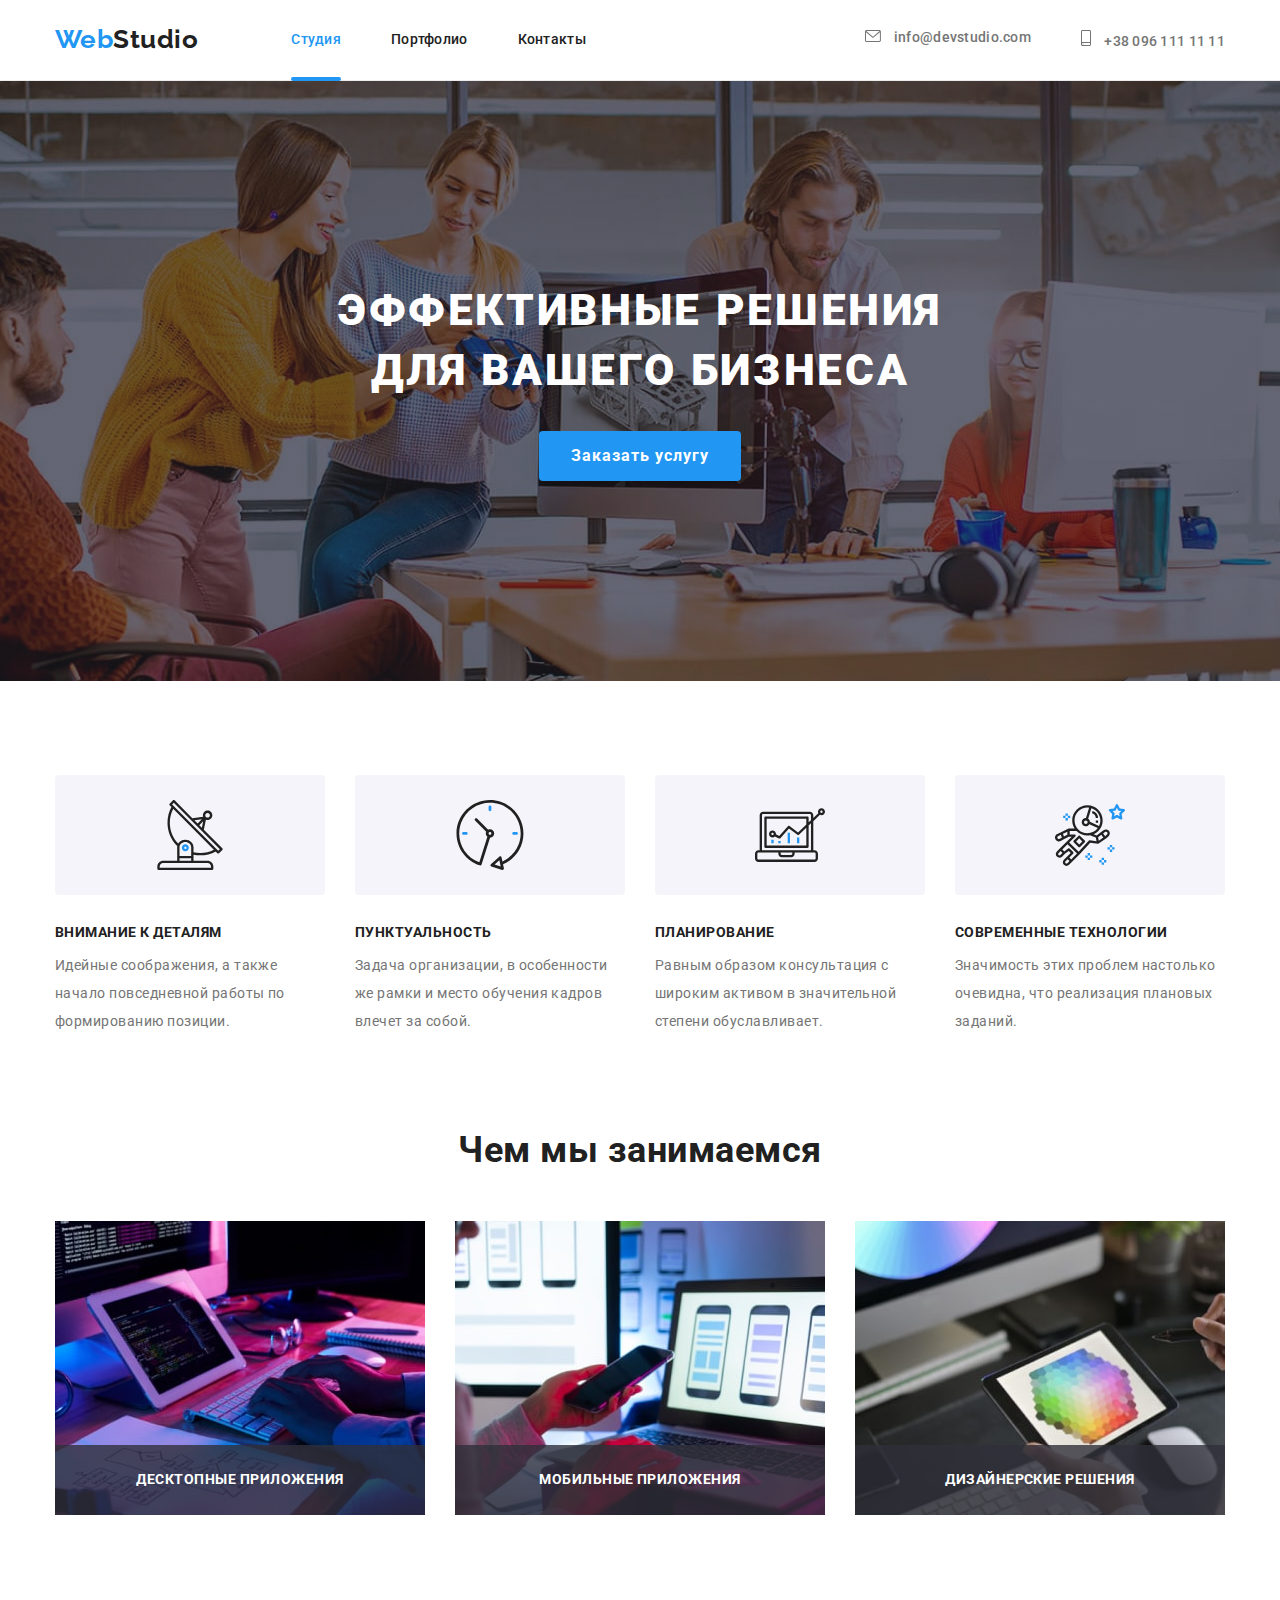
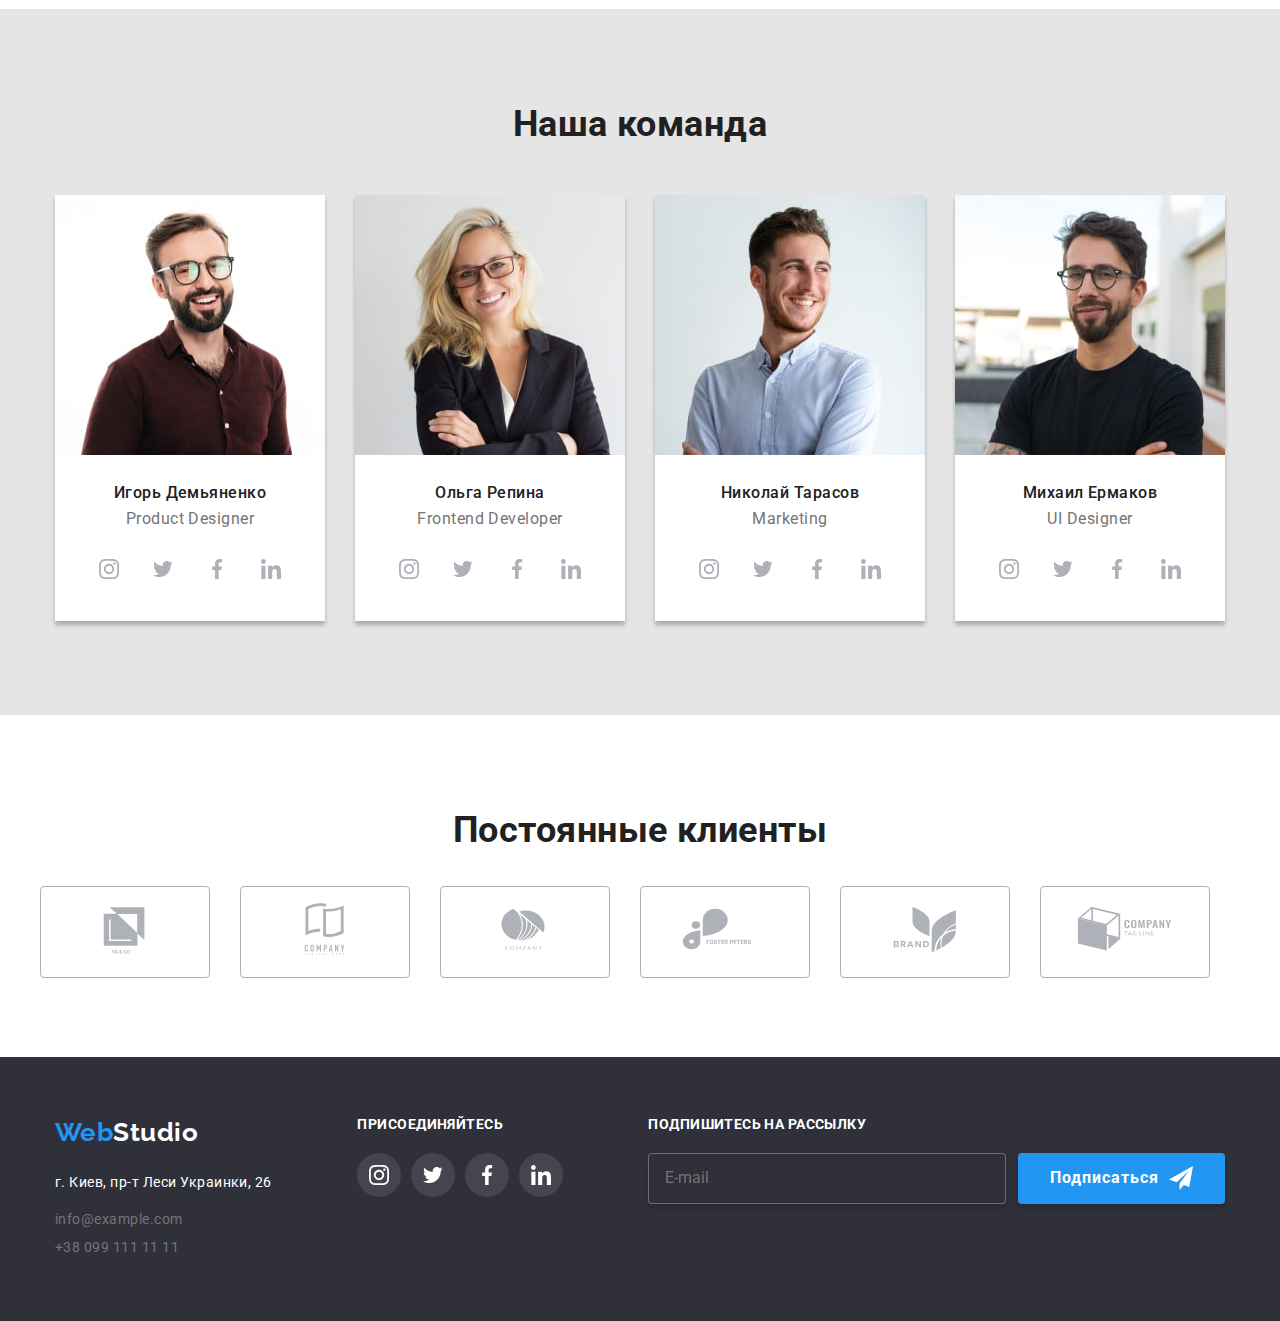
<file: index.html>
<!DOCTYPE html>
<html lang="ru">
<head>
    <meta charset="UTF-8">
    <meta http-equiv="X-UA-Compatible" content="IE=edge">
    <meta name="viewport" content="width=device-width, initial-scale=1.0">
    <title>Студия</title>
  <link rel="preconnect" href="https://fonts.gstatic.com">
<link href="https://fonts.googleapis.com/css2?family=Raleway:wght@700&family=Roboto:wght@400;500;700;900&display=swap" rel="stylesheet">    
<link rel="stylesheet" href="./css/main.min.css"/>
</head>
<body>
    
    <!--header-->
    <header class="header">
        <div class="container header-line">
            <span class="logo"><a href="">Web<span class="logo logo__part">Studio</span></a> </span>
        <nav class="nav">
            <ul class="site-nav">
                <li class="site-nav__item site-nav__item--active"><a href="./index.html">Студия</a></li>
                <li class="site-nav__item"><a href="./portfolio.html">Портфолио</a></li>
                <li class="site-nav__item"><a href="">Контакты</a></li>
            </ul> 
        </nav>
            <ul class="addres">
                <li class="addres__item"> 
                    <a href="mailto:info@devstudio.com"> 
                        <svg width="16px" height="12px" class="addres__icon"> 
                        <use href="./images/icons.svg/symbol-defs.svg#icon-envelope">
                        </use> 
                    </svg>
                    info@devstudio.com</a></li>
                <li class="addres__item">
                    <a href="tel:+380961111111">
                        <svg width="10px" height="16px" class="addres__icon">
                        <use href="./images/icons.svg/symbol-defs.svg#icon-smartphone">
                        </use>
                    </svg>
                    +38 096 111 11 11</a></li>
            </ul>
<button type="button" class="menu-open">
    <svg width="24px" height="16px">
        <use href="./images/icons.svg/symbol-defs.svg#icon-menu_24px">
        </use>
    </svg></button>
<div class="mobile-nav is-hidden">
    <div class="menu-container">
        <button type="button" class="menu-close"><svg width="24px" height="16px">
                <use href="./images/icons.svg/symbol-defs.svg#icon-close_24px">
                </use>
            </svg></button>
        <nav>
            <ul class="mobile-menu list">
                <li class="mobile-menu__item mobile-menu__link--active">
                    <a href="./index.html" class="mobile-menu__link link">Студия</a>
                </li>
                <li class="mobile-menu__item">
                    <a href="./portfolio.html" class="mobile-menu__link link">Портфолио</a>
                </li>
                <li class="mobile-menu__item">
                    <a href="" class="mobile-menu__link link">Контакты</a>
                </li>
            </ul>
        </nav>
        <div class="mobile-nav__bottom">
            <ul class="mobile-contacts list">
                <li class="mobile-contacts__item">
                    <a href="mailto:info@devstudio.com" class="mobile-contacts__link link">+38 096 111 11 11</a>
                </li>
                <li class="mobile-contacts__item">
                    <a href="tel:+380961111111" class="mobile-contacts__link link">info@devstudio.com</a>
                </li>

            </ul>
            <ul class="mobile-media list">
                <li class="mobile-media__item">
                    <a href="" class="mobile-media__link link">Instagram</a>
                </li>
                <li class="mobile-media__item">
                    <a href="" class="mobile-media__link link">Twitter</a>
                </li>
                <li class="mobile-media__item">
                    <a href="" class="mobile-media__link link">Facebook</a>
                </li>
                <li class="mobile-media__item">
                    <a href="" class="mobile-media__link link">LinkedIn</a>
                </li>
            </ul>
        </div>

    </div>
</div>

        </div>
    </header>

    <main>


        <!--Hero-->
        <section class="section hero overlay">
            <div class="container">
        <h1 class="hero__title"> Эффективные решения <br> для вашего бизнеса</h1>
        <button data-modal-open type="button" class="btn"> Заказать услугу</button>
        </div>
    </section>


        <!--Features-->
        <section class="section section-features">
            <div class="container"> 
            <h2 class="section__title section__title--hide">Особенности</h2>

            <ul class="features">
               <li class="features__items">
                   <div class="features__icon">
                   <svg width="70px" height="70px">
                    <use href="./images/icons.svg/symbol-defs.svg#icon-antenna">
                    </use>
                </svg>
            </div>
                   <h3 class="features__title">Внимание к деталям</h3>
                   <p class="features__text"> Идейные соображения, а также начало повседневной работы по формированию позиции.</p>
                </li>


                <li class="features__items">
                    <div class="features__icon">
                    <svg width="70" height="70">
                        <use href="./images/icons.svg/symbol-defs.svg#icon-clock">
                        </use>
                    </svg>
                    </div>
                    <h3 class="features__title">Пунктуальность </h3>
                    <p class="features__text">Задача организации, в особенности же рамки и место обучения кадров влечет за собой.</p>
                </li>

                <li class="features__items">
                    <div class="features__icon">
                    <svg width="70" height="70">
                        <use href="./images/icons.svg/symbol-defs.svg#icon-diagram">
                        </use>
                    </svg>
                </div>
                    <h3 class="features__title"> Планирование </h3>
                    <p class="features__text">Равным образом консультация с широким активом в значительной степени обуславливает.</p>
                </li>


                <li class="features__items">
                    <div class="features__icon">
                    <svg width="70" height="70">
                        <use href="./images/icons.svg/symbol-defs.svg#icon-astronaut">
                        </use>
                    </svg>
                </div>
                    <h3 class="features__title">Современные технологии</h3>
                    <p class="features__text">Значимость этих проблем настолько очевидна, что реализация плановых заданий.</p>
                </li>
            </ul>
            </div>
    </section>

        
        <!--What are we doing -->
        <section class="section job">
            <div class="container"> 
             <h2 class="section__title"> Чем мы занимаемся</h2>
             <ul class="our-job">
                <li class="our-job__items"> 
                    <picture>
                        <source srcset="./images/desktop/box-1_1x-min.jpg 1x, ./images/desktop/box-1_2x-min.jpg 2x"
                            media="(min-width: 1200px)">
                       <img src="images/box-1.jpg" width="370" height="294" alt="создаем макет"> 
                    </picture>
                    
                <h3 class="our-job__title">Десктопные приложения</h3>
             </li>
                <li class="our-job__items"> 
                    <picture>
                        <source srcset="./images/desktop/box-2_1x-min.jpg 1x, ./images/desktop/box-2_2x-min.jpg 2x"
                            media="(min-width: 1200px)">
                        <img src="images/box-2.jpg" width="370" height="294" alt="создаем сайт">
                    </picture>
                    
                    <h3 class="our-job__title">Мобильные приложения</h3>
                </li>
                <li class="our-job__items"> 
                    <picture>
                        <source srcset="./images/desktop/box-3_1x-min.jpg 1x, ./images/desktop/box-3_2x-min.jpg 2x"
                            media="(min-width: 1200px)">
                        <img src="images/box-3.jpg" width="370" height="294" alt="адаптируем">
                    </picture>
                    <h3 class="our-job__title">Дизайнерские решения</h3></li>
             </ul> 
            </div>
        </section>

        <!--Our team-->
        <section class="section our-team">
            <div class="container"> 
            <h2 class="section__title"> Наша команда</h2>
            <ul class="team">
                <li class="team__members">
                    <picture>
                        <source srcset="./images/desktop/PD_d_1x-min.jpg 1x, ./images/desktop/PD_d_2x-min.jpg 2x" media="(min-width: 1200px)">
                        <source srcset="./images/tablet/PD_t_1x-min.jpg 1x, ./images/tablet/PD_t_2x-min.jpg 2x" media="(min-width: 768px)">
                        <source srcset="./images/mobile/PD_m_1x-min.jpg 1x, ./images/mobile/PD_m_2x-min.jpg 2x" media="(min-width: 480px)">
                        <img src="images/product-designer.jpg" alt="Игорь Демьяненко">
                    </picture>

                    <h3 class="team__name">Игорь Демьяненко</h3>
                    <p lang="en" class="team__specialty">Product Designer</p>

                    <ul class="icons-list">
                        <li class="icons-list__card">
                            <a class="icons-list__icon" href=""> 
                                <svg width="20px" height="20px">
                                    <use href="./images/icons.svg/symbol-defs.svg#icon-instagram">
                                    </use>
                                </svg>
                            </a>
                        </li>
                        <li class="icons-list__card">
                            <a class="icons-list__icon" href="">
                                <svg width="20px" height="20px">
                                    <use href="./images/icons.svg/symbol-defs.svg#icon-group">
                                    </use>
                                </svg>
                            </a>
                        </li>
                        <li class="icons-list__card">
                            <a class="icons-list__icon" href="">
                                <svg width="20px" height="20px">
                                    <use href="./images/icons.svg/symbol-defs.svg#icon-facebook">
                                    </use>
                                </svg>
                            </a>
                        </li>
                        <li class="icons-list__card">
                            <a class="icons-list__icon" href="">
                                <svg width="20px" height="20px">
                                    <use href="./images/icons.svg/symbol-defs.svg#icon-linkedin">
                                    </use>
                                </svg>
                            </a>
                        </li>
                    </ul>
                </li>

                <li class="team__members">
                    <picture>
                        <source srcset="./images/desktop/FD_d_1x-min.jpg 1x, ./images/desktop/FD_d_2x-min.jpg 2x"
                            media="(min-width: 1200px)">
                        <source srcset="./images/tablet/FD_t_1x-min.jpg 1x, ./images/tablet/FD_t_2x-min.jpg 2x" media="(min-width: 768px)">
                        <source srcset="./images/mobile/FD_m_1x-min.jpg 1x, ./images/mobile/FD_m_2x-min.jpg 2x" media="(min-width: 480px)">
                        <img src="images/frontend-developer.jpg" alt="Ольга Репина"> 
                    </picture>
                    
                    <h3 class="team__name">Ольга Репина</h3>
                    <p lang="en" class="team__specialty">  Frontend Developer</p>
                    <ul class="icons-list">
                        <li class="icons-list__card">
                            <a class="icons-list__icon" href="">
                            <svg width="20px" height="20px">
                                <use href="./images/icons.svg/symbol-defs.svg#icon-instagram">
                                </use>
                            </svg>
                            </a>
                        </li>
                        <li class="icons-list__card">
                            <a class="icons-list__icon" href="">
                                <svg width="20px" height="20px">
                                    <use href="./images/icons.svg/symbol-defs.svg#icon-group">
                                    </use>
                                </svg>
                            </a>
                        </li>
                        <li class="icons-list__card">
                            <a class="icons-list__icon" href="">
                                <svg width="20px" height="20px">
                                    <use href="./images/icons.svg/symbol-defs.svg#icon-facebook">
                                    </use>
                                </svg>
                            </a>
                        </li>
                        <li class="icons-list__card">
                            <a class="icons-list__icon" href="">
                                <svg width="20px" height="20px">
                                    <use href="./images/icons.svg/symbol-defs.svg#icon-linkedin">
                                    </use>
                                </svg>
                            </a>
                        </li>
                    </ul>
                </li>

                <li class="team__members">
                    <picture>
                        <source srcset="./images/desktop/M_d_1x-min.jpg 1x, ./images/desktop/M_d_2x-min.jpg 2x"
                            media="(min-width: 1200px)">
                        <source srcset="./images/tablet/M_t_1x-min.jpg 1x, ./images/tablet/M_t_2x-min.jpg 2x" media="(min-width: 768px)">
                        <source srcset="./images/mobile/M_m_1x-min.jpg 1x, ./images/mobile/M_m_2x-min.jpg 2x" media="(min-width: 480px)">
                      <img src="images/marketing.jpg" alt="Николай Тарасов">  
                    </picture>
                                        <h3 class="team__name">Николай Тарасов</h3>
                    <p lang="en" class="team__specialty"> Marketing </p>
                    <ul class="icons-list">
                        <li class="icons-list__card">
                            <a class="icons-list__icon" href="">
                            <svg width="20px" height="20px">
                                <use href="./images/icons.svg/symbol-defs.svg#icon-instagram">
                                </use>
                            </svg>
                            </a>
                        </li>
                        <li class="icons-list__card">
                            <a class="icons-list__icon" href="">
                                <svg width="20px" height="20px">
                                    <use href="./images/icons.svg/symbol-defs.svg#icon-group">
                                    </use>
                                </svg>
                            </a>
                        </li>
                        <li class="icons-list__card">
                            <a class="icons-list__icon" href="">
                                <svg width="20px" height="20px">
                                    <use href="./images/icons.svg/symbol-defs.svg#icon-facebook">
                                    </use>
                                </svg>
                            </a>
                        </li>
                        <li class="icons-list__card">
                            <a class="icons-list__icon" href="">
                                <svg width="20px" height="20px">
                                    <use href="./images/icons.svg/symbol-defs.svg#icon-linkedin">
                                    </use>
                                </svg>
                            </a>
                        </li>
                    </ul>
                </li>

                <li class="team__members">
                    <picture>
                        <source srcset="./images/desktop/Ul_d_1x-min.jpg 1x, ./images/desktop/Ul_d_2x-min.jpg 2x"
                            media="(min-width: 1200px)">
                        <source srcset="./images/tablet/Ul_t_1x-min.jpg 1x, ./images/tablet/Ul_t_2x-min.jpg 2x" media="(min-width: 768px)">
                        <source srcset="./images/mobile/Ul_m_1x-min.jpg 1x, ./images/mobile/Ul_m_2x-min.jpg 2x" media="(min-width: 480px)">
                      <img src="images/designer.jpg" alt="Михаил Ермаков">  
                    </picture>
                                        <h3 class="team__name">Михаил Ермаков</h3>
                    <p lang="en" class="team__specialty">UI Designer</p>
                    <ul class="icons-list">
                        <li class="icons-list__card">
                            <a class="icons-list__icon" href="">
                            <svg width="20px" height="20px" >
                                <use href="./images/icons.svg/symbol-defs.svg#icon-instagram">
                                </use>
                            </svg>
                            </a>
                        </li>
                        <li class="icons-list__card">
                            <a class="icons-list__icon" href="">
                                <svg width="20px" height="20px">
                                    <use href="./images/icons.svg/symbol-defs.svg#icon-group">
                                    </use>
                                </svg>
                            </a>
                        </li>
                        <li class="icons-list__card">
                            <a class="icons-list__icon" href="">
                                <svg width="20px" height="20px">
                                    <use href="./images/icons.svg/symbol-defs.svg#icon-facebook">
                                    </use>
                                </svg>
                            </a>
                        </li>
                        <li class="icons-list__card">
                            <a class="icons-list__icon" href="">
                                <svg width="20px" height="20px">
                                    <use href="./images/icons.svg/symbol-defs.svg#icon-linkedin">
                                    </use>
                                </svg>
                            </a>
                        </li>
                    </ul>
                    
                </li>
            </ul>
        </div>
        </section>

        <!--Partners -->

        <section class="section">
            <div class="container">
    <h2 class="section__title">Постоянные клиенты</h2>
<ul class="our-partners">
    <li class="our-partners__card"> 
        <a class="our-partners__icon" href="url">
        <svg width="106px" height="60px">
            <use href="./images/icons.svg/symbol-defs.svg#icon-client-1">
            </use>
        </svg>
        </a>
    </li>

    <li class="our-partners__card"> <a class="our-partners__icon" href="url">
        <svg width="106px" height="60px" >
            <use href="./images/icons.svg/symbol-defs.svg#icon-client-2">
            </use>
        </svg>
    </a>
    </li>


    <li class="our-partners__card"> <a class="our-partners__icon" href="url">
        <svg width="106px" height="60px" >
            <use href="./images/icons.svg/symbol-defs.svg#icon-client-3">
            </use>
        </svg>
    </a>
    </li>

    <li class="our-partners__card"> <a class="our-partners__icon" href="url">
        <svg width="106px" height="60px" >
            <use href="./images/icons.svg/symbol-defs.svg#icon-client-4">
            </use>
        </svg>
    </a>
    </li>

    <li class="our-partners__card">
        <a class="our-partners__icon" href="url">
        <svg width="106px" height="60px" >
            <use href="./images/icons.svg/symbol-defs.svg#icon-client-5">
            </use>
        </svg>
    </a>
    </li>

    <li class="our-partners__card">
        <a class="our-partners__icon" href="url">
        <svg width="106px" height="60px" >
            <use href="./images/icons.svg/symbol-defs.svg#icon-client-6">
            </use>
        </svg> 
    </a>
    </li>
</ul>
</div>
</section>

    </main>
   

    
    <!--footer-->
    <footer class="page-footer">
        <section class="footer">
            <div class="container footer-container">
                <div class="footer-contacts">
        <h3 class="logo page-footer__logo"><a href="">Web<span class="logo__part logo__part--white">Studio</span></a> </h3>       
        <address class="address">
            <ul class="contacts">
               <li> <p class="contacts__post"> г. Киев, пр-т Леси Украинки, 26</p>  </li> 
               <li> <a href="mailto:info@example.com" class="contacts__mailto">info@example.com</a> </li>
               <li> <a href="tel:+380991111111" class="contacts__tel">+38 099 111 11 11</a></li>  
            </ul> 
        </address>
        </div>


        <div class="our-icons">
        <h3 class="our-icons__title">Присоединяйтесь</h3>    
        <ul class="icons-list page-footer__icons-list">
            <li class="icons-list__card page-footer__card">
                <a class="icons-list__icon page-footer__icon" href="">
                <svg width="20px" height="20px" >
                    <use href="./images/icons.svg/symbol-defs.svg#icon-instagram">
                    </use>
                </svg>
                </a>
            </li>
            <li class="icons-list__card page-footer__card">
                <a class="icons-list__icon page-footer__icon" href="">
                    <svg width="20px" height="20px">
                        <use href="./images/icons.svg/symbol-defs.svg#icon-group">
                        </use>
                    </svg>
                </a>
            </li>
            <li class="icons-list__card page-footer__card">
                <a class="icons-list__icon page-footer__icon" href="">
                    <svg width="20px" height="20px">
                        <use href="./images/icons.svg/symbol-defs.svg#icon-facebook">
                        </use>
                    </svg>
                </a>
            </li>
            <li class="icons-list__card page-footer__card">
                <a class="icons-list__icon page-footer__icon" href="">
                    <svg width="20px" height="20px">
                        <use href="./images/icons.svg/symbol-defs.svg#icon-linkedin">
                        </use>
                    </svg>
                </a>
            </li>
        </ul>
</div>



<form class="form-subscription">
    <h3 class="form-subscription__title"> Подпишитесь на рассылку </h3>
    <div class="subscription">
    <input type="email" name="e-mail" class="form-subscription__input" placeholder="E-mail" required>
    <button type="submit" class="btn page-footer__btn">Подписаться
        <svg class="btn__icon" width="24px" height="24px" >
            <use href="./images/icons.svg/symbol-defs.svg#icon-send">
            </use>
        </svg>
    </button>
</div>
</form>

</div>        
    </section>
    </footer>



<div class="backdrop is-hidden" data-modal>

    <div class="modal"> 


<form class="form">

        <b class="form__title">Оставьте свои данные, мы вам перезвоним</b>

        <label class="form__field">
                <span class="form__label">Имя</span>
                <input type="form__text" class="form__input" name="name" required>
                <svg class="form__icons" width="18px" height="18px">
                <use href="./images/icons.svg/symbol-defs.svg#icon-person-black" > 
                    </use>
                </svg>
        </label>


        <label class="form__field">
            <span class="form__label">Телефон</span>
            <input type="tel" class="form__input" name="tel" required>
            <svg class="form__icons" width="18px" height="18px">
            <use href="./images/icons.svg/symbol-defs.svg#icon-phone-black" > 
                </use>
            </svg>
    </label>


    <label class="form__field">
        <span class="form__label">Почта</span>
        <input type="email" class="form__input" name="email" required>
        <svg class="form__icons" width="18px" height="18px">
        <use href="./images/icons.svg/symbol-defs.svg#icon-email-black" > 
            </use>
        </svg>
</label>

<label class="form__field">
    <span class="form__label">Комментарий</span>
    <textarea class="form__comment" name="comment" placeholder="Введите текст"></textarea>
</label>

    <label class="form__checkbox-label">
    <input class="form__checkbox" type="checkbox" name="top">
    <span class="form__checkbox-icons">
    </span>
    <p class="text">Соглашаюсь с рассылкой и принимаю <a class="form__agree" href="">Условия договора</a></p>
</label>

<button class="btn form__btn" type="submit">Отправить</button>
  


</form>  

<button data-modal-close> 
    <svg width="18px" height="18px">
        <use href="./images/icons.svg/symbol-defs.svg#icon-close-black">
        </use>
    </svg>
</button> 
</div>
</div>


<script src="./js/modal.js"></script>
<script src="./js/menu.js">
</script>

<script>
    (() => {
        document
            .querySelector('.js-speaker-form')
            .addEventListener('submit', e => {
                e.preventDefault();

                new FormData(e.currentTarget).forEach((value, name) =>
                    console.log(`${name}: ${value}`),
                );

                e.currentTarget.reset();
            });
    })();
</script>


</body>
</html>
</file>
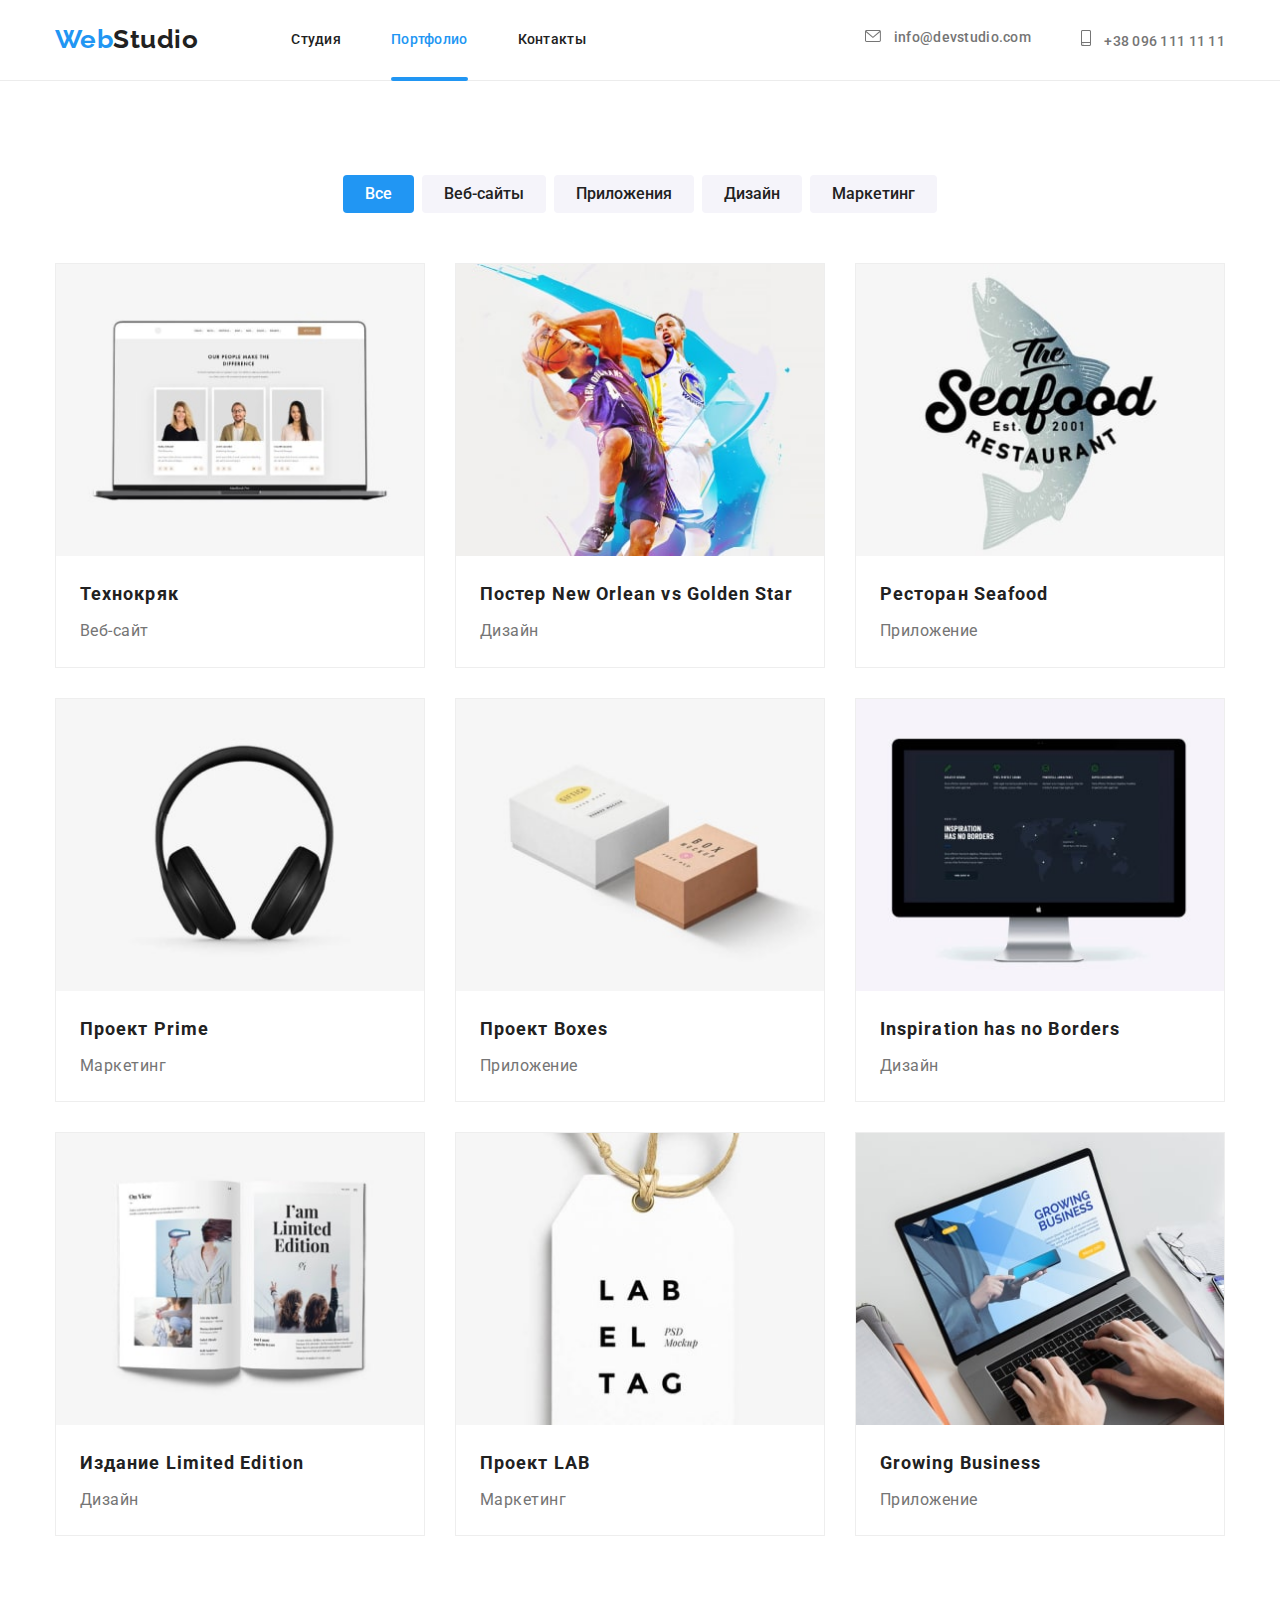
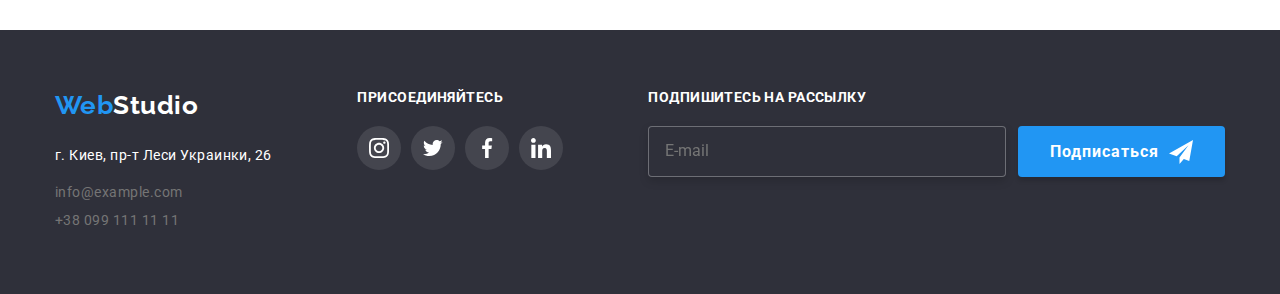
<file: portfolio.html>
<!DOCTYPE html>
<html lang="ru">
<head>
    <meta charset="UTF-8">
    <meta http-equiv="X-UA-Compatible" content="IE=edge">
    <meta name="viewport" content="width=device-width, initial-scale=1.0">
    <title>Портфолио</title>
    <link rel="preconnect" href="https://fonts.gstatic.com">
<link href="https://fonts.googleapis.com/css2?family=Raleway:wght@700&family=Roboto:wght@400;500;700;900&display=swap" rel="stylesheet">
    <link rel="stylesheet" href="./css/portfolio.min.css"/>
</head>
<body>
<!--header-->
<header class="header">
    <div class="container header-line">
        <span class="logo"><a href="">Web<span class="logo logo__part">Studio</span></a> </span>
        <nav class="nav">
            <ul class="site-nav">
                <li class="site-nav__item"><a href="./index.html">Студия</a></li>
                <li class="site-nav__item site-nav__item--active"><a href="./portfolio.html">Портфолио</a></li>
                <li class="site-nav__item"><a href="">Контакты</a></li>
            </ul>
        </nav>
        <ul class="addres">
            <li class="addres__item">
                <a href="mailto:info@devstudio.com">
                    <svg width="16px" height="12px" class="addres__icon">
                        <use href="./images/icons.svg/symbol-defs.svg#icon-envelope">
                        </use>
                    </svg>
                    info@devstudio.com</a>
            </li>
            <li class="addres__item">
                <a href="tel:+380961111111">
                    <svg width="10px" height="16px" class="addres__icon">
                        <use href="./images/icons.svg/symbol-defs.svg#icon-smartphone">
                        </use>
                    </svg>
                    +38 096 111 11 11</a>
            </li>
        </ul>
        <button type="button" class="menu-open">
            <svg width="24px" height="16px">
                <use href="./images/icons.svg/symbol-defs.svg#icon-menu_24px">
                </use>
            </svg></button>
        <div class="mobile-nav is-hidden">
            <div class="menu-container">
                <button type="button" class="menu-close"><svg width="24px" height="16px">
                        <use href="./images/icons.svg/symbol-defs.svg#icon-close_24px">
                        </use>
                    </svg></button>
                <nav>
                    <ul class="mobile-menu list">
                        <li class="mobile-menu__item">
                            <a href="./index.html" class="mobile-menu__link link">Студия</a>
                        </li>
                        <li class="mobile-menu__item mobile-menu__link--active">
                            <a href="./portfolio.html" class="mobile-menu__link link">Портфолио</a>
                        </li>
                        <li class="mobile-menu__item">
                            <a href="" class="mobile-menu__link link">Контакты</a>
                        </li>
                    </ul>
                </nav>
                <div class="mobile-nav__bottom">
                    <ul class="mobile-contacts list">
                        <li class="mobile-contacts__item">
                            <a href="mailto:info@devstudio.com" class="mobile-contacts__link link">+38 096 111
                                11 11</a>
                        </li>
                        <li class="mobile-contacts__item">
                            <a href="tel:+380961111111" class="mobile-contacts__link link">info@devstudio.com</a>
                        </li>

                    </ul>
                    <ul class="mobile-media list">
                        <li class="mobile-media__item">
                            <a href="" class="mobile-media__link link">Instagram</a>
                        </li>
                        <li class="mobile-media__item">
                            <a href="" class="mobile-media__link link">Twitter</a>
                        </li>
                        <li class="mobile-media__item">
                            <a href="" class="mobile-media__link link">Facebook</a>
                        </li>
                        <li class="mobile-media__item">
                            <a href="" class="mobile-media__link link">LinkedIn</a>
                        </li>
                    </ul>
                </div>

            </div>
        </div>

    </div>
</header>

    <main>
        <section class="section portfolio">
            <div class="container"> 
            <h1 class="section__title--hide">Портфолио</h1>
            <ul class="filter"> 
               <li class="filter__item"> <button type="button" class="filter__btn filter__btn--active"> Все </button> </li>
               <li class="filter__item"> <button type="button" class="filter__btn"> Веб-сайты</button> </li>
               <li class="filter__item"> <button type="button" class="filter__btn"> Приложения</button> </li>
               <li class="filter__item"> <button type="button" class="filter__btn"> Дизайн</button> </li>
               <li class="filter__item"> <button type="button" class="filter__btn"> Маркетинг</button> </li>
            </ul>
           
            <ul class="our-project">
                <li class="project"> 
                    <a class="project__card" href=""> 
                        <div class="project__tumb"> 
                            <picture>
                                <source srcset="./images/desktop/pj-1_d_1x-min.jpg 1x, ./images/desktop/pj-1_d_2x-min.jpg 2x"
                                    media="(min-width: 1200px)">
                                <source srcset="./images/tablet/pj-1_t_1x-min.jpg 1x, ./images/tablet/pj-1_t_2x-min.jpg 2x" media="(min-width: 768px)">
                                <source srcset="./images/mobile/pj-1_m_1x-min.jpg 1x, ./images/mobile/pj-1_m_2x-min.jpg 2x" media="(min-width: 480px)">
                            <img src="images/tehnokrjak.jpg" alt="Технокряк">     
                            </picture>
                            
                            <div class="project__overlay">
                            <p class="project__task"> Технокряк это современная площадка распространения коронавируса. Компании используют эту платформу для цифрового шпионажа и атак на защищённые сервера конкурентов.
                            </p></div>
                        </div>
                        <div class="project__title">
                    <h2 class="project__name">Технокряк</h2>
                    <p class="project__type">Веб-сайт</p>
                </div> 
                    </a>
                
                </li>

                <li class="project">
                    <a class="project__card" href="">
                        <div class="project__tumb"> 
                            <picture>
                                <source srcset="./images/desktop/pj-2_d_1x-min.jpg 1x, ./images/desktop/pj-2_d_2x-min.jpg 2x"
                                    media="(min-width: 1200px)">
                                <source srcset="./images/tablet/pj-2_t_1x-min.jpg 1x, ./images/tablet/pj-2_t_2x-min.jpg 2x" media="(min-width: 768px)">
                                <source srcset="./images/mobile/pj-2_m_1x-min.jpg 1x, ./images/mobile/pj-2_m_2x-min.jpg 2x" media="(min-width: 480px)">
                            <img src="images/poster.jpg" alt="Дизайн">    
                            </picture>
                            
                            <div class="project__overlay">
                            <p class="project__task"> Технокряк это современная площадка распространения коронавируса. Компании используют эту платформу для цифрового шпионажа и атак на защищённые сервера конкурентов.
                            </p>
                </div>
                    </div> 
                    <div class="project__title">
                    <h2 class="project__name"> Постер New Orlean vs Golden Star</h2>
                    <p class="project__type">Дизайн</p></div>
                </a>
                </li>


                <li class="project">
                    <a class="project__card" href="">
                        <div class="project__tumb"> 
                            <picture>
                                <source srcset="./images/desktop/pj-3_d_1x-min.jpg 1x, ./images/desktop/pj-3_d_2x-min.jpg 2x"
                                    media="(min-width: 1200px)">
                                <source srcset="./images/tablet/pj-3_t_1x-min.jpg 1x, ./images/tablet/pj-3_t_2x-min.jpg 2x" media="(min-width: 768px)">
                                <source srcset="./images/mobile/pj-3_m_1x-min.jpg 1x, ./images/mobile/pj-3_m_2x-min.jpg 2x" media="(min-width: 480px)">
                            <img src="images/seafood.jpg" alt="Приложение">    
                            </picture>
                            
                            <div class="project__overlay">
                            <p class="project__task"> Технокряк это современная площадка распространения коронавируса. Компании используют эту платформу для цифрового шпионажа и атак на защищённые сервера конкурентов.
                            </p>
                        </div>
                    </div>
                    <div class="project__title">
                    <h2 class="project__name">Ресторан Seafood</h2>
                    <p class="project__type">Приложение</p></div></a>
                </li>


                <li class="project">
                    <a class="project__card" href="">
                        <div class="project__tumb"> 
                            <picture>
                                <source srcset="./images/desktop/pj-4_d_1x-min.jpg 1x, ./images/desktop/pj-4_d_2x-min.jpg 2x"
                                    media="(min-width: 1200px)">
                                <source srcset="./images/tablet/pj-4_t_1x-min.jpg 1x, ./images/tablet/pj-4_t_2x-min.jpg 2x" media="(min-width: 768px)">
                                <source srcset="./images/mobile/pj-4_m_1x-min.jpg 1x, ./images/mobile/pj-4_m_2x-min.jpg 2x" media="(min-width: 480px)">
                        <img src="images/prime.jpg" alt="Маркетинг">        
                            </picture>
                        
                        <div class="project__overlay">
                        <p class="project__task"> Технокряк это современная площадка распространения коронавируса. Компании используют эту платформу для цифрового шпионажа и атак на защищённые сервера конкурентов.
                        </p></div>
                    </div>
                    <div class="project__title">
                    <h2 class="project__name">Проект Prime</h2>
                    <p class="project__type">Маркетинг</p></div></a>
                </li>

                <li class="project">
                    <a class="project__card" href="">
                        <div class="project__tumb"> 
                            <picture>
                                <source srcset="./images/desktop/pj-5_d_1x-min.jpg 1x, ./images/desktop/pj-5_d_2x-min.jpg 2x"
                                    media="(min-width: 1200px)">
                                <source srcset="./images/tablet/pj-5_t_1x-min.jpg 1x, ./images/tablet/pj-5_t_2x-min.jpg 2x" media="(min-width: 768px)">
                                <source srcset="./images/mobile/pj-5_m_1x-min.jpg 1x, ./images/mobile/pj-5_m_2x-min.jpg 2x" media="(min-width: 480px)">
                            <img src="images/boxes.jpg" alt="Приложение">    
                            </picture>
                            
                            <div class="project__overlay">
                        <p class="project__task"> Технокряк это современная площадка распространения коронавируса. Компании используют эту платформу для цифрового шпионажа и атак на защищённые сервера конкурентов.
                        </p></div>
                    </div>
                    <div class="project__title">
                        <h2 class="project__name">Проект Boxes</h2>
                    <p class="project__type">Приложение</p></div></a>
                </li>

                <li class="project">
                    <a class="project__card" href="">
                        <div class="project__tumb"> 
                            <picture>
                                <source srcset="./images/desktop/pj-6_d_1x-min.jpg 1x, ./images/desktop/pj-6_d_2x-min.jpg 2x"
                                    media="(min-width: 1200px)">
                                <source srcset="./images/tablet/pj-6_t_1x-min.jpg 1x, ./images/tablet/pj-6_t_2x-min.jpg 2x" media="(min-width: 768px)">
                                <source srcset="./images/mobile/pj-6_m_1x-min.jpg 1x, ./images/mobile/pj-6_m_2x-min.jpg 2x" media="(min-width: 480px)">
                            <img src="images/inspiration.jpg" alt="Веб-сайт">    
                            </picture>
                            
                            <div class="project__overlay">
                        <p class="project__task"> Технокряк это современная площадка распространения коронавируса. Компании используют эту платформу для цифрового шпионажа и атак на защищённые сервера конкурентов.
                        </p></div>
                    </div>
                    <div class="project__title">
                    <h2 class="project__name">Inspiration has no Borders</h2>
                    <p class="project__type">Дизайн</p> </div></a>
                </li>

                <li class="project">
                    <a class="project__card" href="">
                        <div class="project__tumb"> 
                            <picture>
                                <source srcset="./images/desktop/pj-7_d_1x-min.jpg 1x, ./images/desktop/pj-7_d_2x-min.jpg 2x"
                                    media="(min-width: 1200px)">
                                <source srcset="./images/tablet/pj-7_t_1x-min.jpg 1x, ./images/tablet/pj-7_t_2x-min.jpg 2x" media="(min-width: 768px)">
                                <source srcset="./images/mobile/pj-7_m_1x-min.jpg 1x, ./images/mobile/pj-7_m_2x-min.jpg 2x" media="(min-width: 480px)">
                            <img src="images/editionjpg.jpg" alt="Дизайн">    
                            </picture>
                            
                            <div class="project__overlay">
                        <p class="project__task"> Технокряк это современная площадка распространения коронавируса. Компании используют эту платформу для цифрового шпионажа и атак на защищённые сервера конкурентов.
                        </p></div>
                    </div>
                    <div class="project__title">
                    <h2 class="project__name">Издание Limited Edition</h2>
                    <p class="project__type">Дизайн</p></div></a>    
                </li>


                <li class="project">
                    <a class="project__card" href="">
                        <div class="project__tumb"> 
                            <picture>
                                <source srcset="./images/desktop/pj-8_d_1x-min.jpg 1x, ./images/desktop/pj-8_d_2x-min.jpg 2x"
                                    media="(min-width: 1200px)">
                                <source srcset="./images/tablet/pj-8_t_1x-min.jpg 1x, ./images/tablet/pj-8_t_2x-min.jpg 2x" media="(min-width: 768px)">
                                <source srcset="./images/mobile/pj-8_m_1x-min.jpg 1x, ./images/mobile/pj-8_m_2x-min.jpg 2x" media="(min-width: 480px)">
                            <img src="images/lab.jpg" alt="Маркетинг">    
                            </picture>
                            
                            <div class="project__overlay">
                        <p class="project__task"> Технокряк это современная площадка распространения коронавируса. Компании используют эту платформу для цифрового шпионажа и атак на защищённые сервера конкурентов.
                        </p></div>
                    </div>
                    <div class="project__title">
                    <h2 class="project__name">Проект LAB</h2>
                    <p class="project__type">Маркетинг</p></div></a>
                </li>

                <li class="project">
                    <a class="project__card" href="">
                        <div class="project__tumb"> 
                            <picture>
                                <source srcset="./images/desktop/pj-9_d_1x-min.jpg 1x, ./images/desktop/pj-9_d_2x-min.jpg 2x"
                                    media="(min-width: 1200px)">
                                <source srcset="./images/tablet/pj-9_t_1x-min.jpg 1x, ./images/tablet/pj-9_t_2x-min.jpg 2x" media="(min-width: 768px)">
                                <source srcset="./images/mobile/pj-9_m_1x-min.jpg 1x, ./images/mobile/pj-9_m_2x-min.jpg 2x" media="(min-width: 480px)">
                            <img src="images/growing.jpg" alt="Приложение">    
                            </picture>
                            
                            <div class="project__overlay">
                        <p class="project__task"> Технокряк это современная площадка распространения коронавируса. Компании используют эту платформу для цифрового шпионажа и атак на защищённые сервера конкурентов.
                        </p></div>
                    </div>
                    <div class="project__title">
                    <h2 class="project__name">Growing Business</h2>
                    <p class="project__type">Приложение</p></div></a>
                </li>
            </ul>
            </div>
        </section>

    </main>

<!--footer-->
<footer class="page-footer">
    <section class="footer">
        <div class="container footer-container">
            <div class="footer-contacts">
    <h3 class="logo page-footer__logo"><a href="">Web<span class="logo__part logo__part--white">Studio</span></a> </h3>       
    <address class="address">
        <ul class="contacts">
           <li> <p class="contacts__post"> г. Киев, пр-т Леси Украинки, 26</p>  </li> 
           <li> <a href="mailto:info@example.com" class="contacts__mailto">info@example.com</a> </li>
           <li> <a href="tel:+380991111111" class="contacts__tel">+38 099 111 11 11</a></li>  
        </ul> 
    </address>
    </div>


    <div class="our-icons">
    <h3 class="our-icons__title">Присоединяйтесь</h3>    
    <ul class="icons-list page-footer__icons-list">
        <li class="icons-list__card page-footer__card">
            <a class="icons-list__icon page-footer__icon" href="">
            <svg width="20px" height="20px" >
                <use href="./images/icons.svg/symbol-defs.svg#icon-instagram">
                </use>
            </svg>
            </a>
        </li>
        <li class="icons-list__card page-footer__card">
            <a class="icons-list__icon page-footer__icon" href="">
                <svg width="20px" height="20px">
                    <use href="./images/icons.svg/symbol-defs.svg#icon-group">
                    </use>
                </svg>
            </a>
        </li>
        <li class="icons-list__card page-footer__card">
            <a class="icons-list__icon page-footer__icon" href="">
                <svg width="20px" height="20px">
                    <use href="./images/icons.svg/symbol-defs.svg#icon-facebook">
                    </use>
                </svg>
            </a>
        </li>
        <li class="icons-list__card page-footer__card">
            <a class="icons-list__icon page-footer__icon" href="">
                <svg width="20px" height="20px">
                    <use href="./images/icons.svg/symbol-defs.svg#icon-linkedin">
                    </use>
                </svg>
            </a>
        </li>
    </ul>
</div>



<form class="form-subscription">
<h3 class="form-subscription__title"> Подпишитесь на рассылку </h3>
<div class="subscription">
<input type="email" name="e-mail" class="form-subscription__input" placeholder="E-mail" required>
<button type="submit" class="btn page-footer__btn">Подписаться
    <svg class="btn__icon" width="24px" height="24px" >
        <use href="./images/icons.svg/symbol-defs.svg#icon-send">
        </use>
    </svg>
</button>
</div>
</form>

</div>        
</section>
</footer>
<script src="./js/menu.js">
</script>

<script>
    (() => {
        document
            .querySelector('.js-speaker-form')
            .addEventListener('submit', e => {
                e.preventDefault();

                new FormData(e.currentTarget).forEach((value, name) =>
                    console.log(`${name}: ${value}`),
                );

                e.currentTarget.reset();
            });
    })();
</script>


    </body>
    
    </html>
</file>
<file: css/main.min.css>
/*! modern-normalize v1.1.0 | MIT License | https://github.com/sindresorhus/modern-normalize */*,::before,::after{box-sizing:border-box}html{line-height:1.15;-webkit-text-size-adjust:100%;-moz-tab-size:4;tab-size:4}body{margin:0;font-family:system-ui,-apple-system,"Segoe UI",Roboto,Helvetica,Arial,sans-serif,"Apple Color Emoji","Segoe UI Emoji"}hr{height:0;color:inherit}abbr[title]{text-decoration:underline dotted}b,strong{font-weight:bolder}code,kbd,samp,pre{font-family:ui-monospace, SFMono-Regular, Consolas, 'Liberation Mono', Menlo, monospace;font-size:1em}small{font-size:80%}sub,sup{font-size:75%;line-height:0;position:relative;vertical-align:baseline}sub{bottom:-0.25em}sup{top:-0.5em}table{text-indent:0;border-color:inherit}button,input,optgroup,select,textarea{font-family:inherit;font-size:100%;line-height:1.15;margin:0}button,select{text-transform:none}button,[type='button'],[type='reset'],[type='submit']{-webkit-appearance:button}::-moz-focus-inner{border-style:none;padding:0}:-moz-focusring{outline:1px dotted ButtonText}:-moz-ui-invalid{box-shadow:none}legend{padding:0}progress{vertical-align:baseline}::-webkit-inner-spin-button,::-webkit-outer-spin-button{height:auto}[type='search']{-webkit-appearance:textfield;outline-offset:-2px}::-webkit-search-decoration{-webkit-appearance:none}::-webkit-file-upload-button{-webkit-appearance:button;font:inherit}summary{display:list-item}*{box-sizing:border-box;margin:0;padding:0}html{box-sizing:border-box}*,*::before,*::after{box-sizing:inherit}body{background-color:#fff;font-family:"Roboto",sans-serif;font-style:normal;letter-spacing:0.03em;margin:0;width:100%;max-width:100%;overflow-x:hidden}a{color:inherit;text-decoration:none}ul{list-style:none}img{display:block;width:100%;height:auto}.container{margin:0 auto;padding-left:15px;padding-right:15px;width:100%}@media screen and (min-width: 480px){.container{max-width:480px}}@media screen and (min-width: 768px){.container{max-width:768px}}@media screen and (min-width: 1200px){.container{max-width:1200px}}.section__title{color:#212121;font-weight:700;text-align:center;font-size:28px;line-height:1.17;margin-bottom:30px}@media screen and (min-width: 1200px){.section__title{font-size:36px;margin-top:0;margin-bottom:50px}}.section{padding:60px 0}@media screen and (min-width: 1200px){.section{padding:94px 0}}.section__title--hide{position:absolute;width:1px;height:1px;margin:-1px;border:0;padding:0;clip:rect(0 0 0 0);overflow:hidden}.header{background-color:#fff;color:#212121;border-bottom:1px solid #ececec;transition:color 250ms cubic-bezier(0.4, 0, 0.2, 1)}.header a{transition:color 250ms cubic-bezier(0.4, 0, 0.2, 1)}.header a:hover,.header a:focus{color:#2196f3}.header-line{display:flex;flex-direction:row;justify-content:space-between;align-items:center}.site-nav{display:flex;margin-left:88px}@media screen and (min-width: 1200px){.site-nav{margin-left:93px}}@media screen and (max-width: 767px){.site-nav{display:none}}.site-nav__item{display:block;padding-top:32px;padding-bottom:32px;font-weight:500;font-size:14px;line-height:1.14;letter-spacing:0.02em}.site-nav__item:not(:last-child){margin-right:50px}.addres__item{color:#757575;font-weight:500;font-size:14px;line-height:1.14;letter-spacing:0.02em}@media screen and (min-width: 1200px){.addres__item:first-child{margin-right:50px}}@media screen and (max-width: 767px){.addres{display:none}}@media screen and (min-width: 768px){.addres{margin-left:auto}}@media screen and (min-width: 1200px){.addres{display:flex}}.site-nav__item--active{position:relative;color:#2196f3}.site-nav__item--active::after{content:"";position:absolute;left:0;bottom:-1px;background-color:#2196f3;border-radius:2px;width:100%;height:4px}.addres__icon{margin-right:10px;fill:#757575;transition:fill 250ms cubic-bezier(0.4, 0, 0.2, 1)}.addres__item .addres__icon{transition:fill 250ms cubic-bezier(0.4, 0, 0.2, 1)}.addres__item:hover .addres__icon,.addres__item:focus .addres__icon{fill:#2196f3}.logo{font-family:"Raleway", sans-serif;font-weight:700;font-size:24px;line-height:1.16;margin:16px 0;color:#2196f3}@media screen and (min-width: 768px){.logo{margin-top:24px;margin-bottom:25px}}@media screen and (min-width: 1200px){.logo{font-size:26px;line-height:1.19}}.logo__part{color:#212121}.logo:hover .logo__part,.logo:focus .logo__part{color:#2196f3}.mobile-nav{position:absolute;background-color:#fff;top:0;left:0;width:100vw;height:100vh}.mobile-nav .menu-container{position:relative;padding:48px 40px;top:0;display:flex;background-color:#fff;flex-direction:column;justify-content:space-between;height:100%;width:100%;z-index:999}.mobile-nav .menu-close{position:absolute;top:10px;right:15px;background-color:transparent;border:none}.mobile-nav .menu-close:hover,.mobile-nav .menu-close:focus{fill:#2196f3}.mobile-menu__item{margin-bottom:22px}.mobile-menu__link{font-weight:500;font-size:40px;line-height:1.18;text-align:center;letter-spacing:0.02em}.mobile-contacts__item{font-weight:500;font-size:24px;line-height:1.17;letter-spacing:0.02em;color:#757575}.mobile-contacts__item:first-child{padding-bottom:32px}.mobile-contacts__item:hover,.mobile-contacts__item:focus{color:#2196f3;font-weight:500;font-size:34px;line-height:1.18;letter-spacing:0.02em}.mobile-media{display:flex;font-weight:500;font-size:18px;line-height:1.22;letter-spacing:0.02em;color:#2196f3;margin-top:64px}.mobile-media__item:not(:last-child){border-right:1px solid rgba(33,33,33,0.2);padding-right:10px}.mobile-media__item:not(:first-child){padding-left:10px}.mobile-nav.is-hidden{opacity:0;pointer-events:none}.menu-open{background-color:transparent;border:none}.menu-open:hover,.menu-open:focus{fill:#2196f3}@media screen and (min-width: 768px){.menu-open{display:none}}.mobile-nav__bottom{justify-content:space-between}.hero{background-color:#2f303a;text-align:center}.overlay{max-width:1600px;height:600px;margin-left:auto;margin-right:auto;background-size:cover;background-position:center;background-image:linear-gradient(to right, rgba(47,48,58,0.4), rgba(47,48,58,0.4)),url("../images/desktop/Header_d_1x-min.jpg")}@media (min-device-pixel-ratio: 2), (min-resolution: 192dpi), (min-resolution: 2dppx){.overlay{max-width:1600px;height:600px;margin-left:auto;margin-right:auto;background-size:cover;background-position:center;background-image:linear-gradient(to right, rgba(47,48,58,0.4), rgba(47,48,58,0.4)),url("../images/desktop/Header_d_2x-min.jpg")}}@media screen and (min-width: 481px) and (max-width: 768px){.overlay{max-width:1600px;height:600px;margin-left:auto;margin-right:auto;background-size:cover;background-position:center;background-image:linear-gradient(to right, rgba(47,48,58,0.4), rgba(47,48,58,0.4)),url("../images/tablet/Header_t_1x-min.jpg")}}@media screen and (min-width: 481px) and (max-width: 768px) and (min-device-pixel-ratio: 2), screen and (min-width: 481px) and (max-width: 768px) and (min-resolution: 192dpi), screen and (min-width: 481px) and (max-width: 768px) and (min-resolution: 2dppx){.overlay{max-width:1600px;height:600px;margin-left:auto;margin-right:auto;background-size:cover;background-position:center;background-image:linear-gradient(to right, rgba(47,48,58,0.4), rgba(47,48,58,0.4)),url("../images/tablet/Header_t_2x-min.jpg")}}@media screen and (max-width: 480px){.overlay{max-width:1600px;height:600px;margin-left:auto;margin-right:auto;background-size:cover;background-position:center;background-image:linear-gradient(to right, rgba(47,48,58,0.4), rgba(47,48,58,0.4)),url("../images/mobile/Header_m_1x-min.jpg")}}@media screen and (max-width: 480px) and (min-device-pixel-ratio: 2), screen and (max-width: 480px) and (min-resolution: 192dpi), screen and (max-width: 480px) and (min-resolution: 2dppx){.overlay{max-width:1600px;height:600px;margin-left:auto;margin-right:auto;background-size:cover;background-position:center;background-image:linear-gradient(to right, rgba(47,48,58,0.4), rgba(47,48,58,0.4)),url("../images/mobile/Header_m_2x-min.jpg")}}.hero__title{color:#fff;font-weight:900;font-size:44px;line-height:1.36;text-align:center;letter-spacing:0.06em;text-transform:uppercase;outline:white;margin-bottom:30px;margin-top:106px}@media screen and (max-width: 1199px){.hero__title{font-size:26px;line-height:1.615}}.btn{display:inline-block;border:0;border-radius:4px;box-shadow:0px 4px 4px rgba(0,0,0,0.15);padding:10px 32px;color:#fff;background-color:#2196f3;font-weight:700;font-size:16px;line-height:1.88;letter-spacing:0.06em;cursor:pointer;text-align:center;transition:background-color 250ms cubic-bezier(0.4, 0, 0.2, 1)}.btn:hover,.btn:focus{background-color:#188ce8}@media screen and (min-width: 1200px){.section-features{padding-bottom:0}}@media screen and (min-width: 768px){.features{display:flex;flex-wrap:wrap;margin:-15px}}@media screen and (min-width: 768px){.features__items{flex-basis:calc((100% - 4 * 15px) / 2);margin:15px}}@media screen and (min-width: 1200px){.features__items{flex-basis:calc((100% - 8 * 15px) / 4);margin:15px}}@media screen and (max-widht: 767px){.features__items:not(:last-child){margin-bottom:30px}}.features__icon{display:flex;width:100%;height:120px;justify-content:center;align-items:center;background-color:#f5f4fa;border-radius:4px}.features__title{text-align:center;color:#212121;font-weight:700;font-size:14px;line-height:1.14;text-transform:uppercase;margin-top:0;margin-bottom:10px;margin-top:30px}@media screen and (min-width: 768px){.features__title{text-align:left}}.features__text{color:#757575;font-size:14px;line-height:2}@media screen and (max-width: 1199px){.job{display:none}}.our-job{display:flex}.our-job__items{position:relative;width:calc((100% - 60px) / 3);margin-right:30px}.our-job__items:last-child{margin-right:0}.our-job__title{position:absolute;bottom:0;right:0;left:0;padding:27px;text-align:center;color:#fff;font-weight:700;font-size:14px;line-height:1.14;text-transform:uppercase;background-color:rgba(47,48,58,0.8)}@media screen and (min-width: 768px){.team{display:flex;flex-wrap:wrap;margin:-15px}}.our-team{background-color:#e5e5e5}.team__members{background-color:#fff;box-shadow:0px 4px 4px rgba(0,0,0,0.25);margin:15px}@media screen and (min-width: 768px){.team__members{flex-basis:calc((100% - 4 * 15px) / 2)}}@media screen and (min-width: 1200px){.team__members{flex-basis:calc((100% - 8 * 15px) / 4)}}@media screen and (max-widht: 767px){.team__members:not(:last-child){margin-bottom:30px}}.team__name{color:#212121;font-weight:500;font-size:16px;line-height:1.98;text-align:center;margin-top:30px;margin-bottom:10px;line-height:100%}.team__specialty{color:#757575;font-size:16px;line-height:1.88;text-align:center;line-height:100%}.icons-list{display:flex;justify-content:center;padding:16px 32px 30px}.icons-list__card{display:flex;width:44px;height:44px;flex-basis:calc((100% - 30px) / 4);border-radius:50%;margin-right:10px;align-items:center;justify-content:center;transition:background-color 250ms cubic-bezier(0.4, 0, 0.2, 1)}.icons-list__card:last-child{margin-right:0}.icons-list__card:hover,.icons-list__card:focus{background-color:#2196f3}.icons-list__card:focus-within{background-color:#2196f3}.icons-list__icon{display:flex;fill:#afb1b8;align-items:center;justify-content:center}.icons-list__card .icons-list__icon{transition:fill 250ms cubic-bezier(0.4, 0, 0.2, 1)}.icons-list__card:hover .icons-list__icon,.icons-list__card:focus-within .icons-list__icon{fill:#fff;outline:none}.our-partners{display:flex;flex-wrap:wrap;margin:-15px}.our-partners__card{display:flex;width:100%;height:92px;margin:15px;border:1px solid #afb1b8;box-sizing:border-box;border-radius:4px;align-items:center;justify-content:center;transition:border 250ms cubic-bezier(0.4, 0, 0.2, 1)}@media screen and (min-width: 320px){.our-partners__card{flex-basis:calc((100% - 4 * 15px) / 2)}.our-partners__card:nth-child(n+5){margin-bottom:0}}@media screen and (min-width: 768px){.our-partners__card{flex-basis:calc((100% - 6 * 15px) / 3)}.our-partners__card:nth-child(n+4){margin-bottom:0}}@media screen and (min-width: 1200px){.our-partners__card{flex-basis:calc((100% - 12 *15px) / 6);margin-top:0;margin-bottom:0}.our-partners__card:first-child{margin-left:0}.our-partners__card:last-child{margin-right:0}}.our-partners__card:hover,.our-partners__card:focus-within{border:1px solid #2196f3}.our-partners__card .our-partners__icon{transition:fill 250ms cubic-bezier(0.4, 0, 0.2, 1)}.our-partners__icon{fill:#afb1b8}.our-partners__card:hover .our-partners__icon{fill:#2196f3}.our-partners__icon:focus{outline:none;fill:#2196f3}.page-footer{background-color:#2f303a}.footer-container{padding-top:60px;padding-bottom:60px;display:flex}@media screen and (max-width: 767px){.footer-container{flex-direction:column}}@media screen and (max-width: 1119px){.footer-container{flex-wrap:wrap;align-items:baseline}}.page-footer__logo{padding-bottom:20px;margin:0}@media screen and (max-width: 1119px){.page-footer__logo{text-align:center}}.logo__part--white{color:#fff}@media screen and (max-width: 1119px){.footer-contacts{padding-bottom:60px;display:flex;flex-direction:column;align-items:center;margin-right:auto;margin-left:auto}}.contacts{display:flex;flex-direction:column}@media screen and (max-width: 1119px){.contacts{align-items:center}}.contacts__post{font-style:normal;color:#fff;font-size:14px;line-height:2;padding-bottom:9px}.contacts__mailto,.contacts__tel{font-style:normal;color:#757575;font-size:14px;line-height:2;transition:color 250ms cubic-bezier(0.4, 0, 0.2, 1)}.contacts__mailto:hover,.contacts__mailto:focus,.contacts__tel:hover,.contacts__tel:focus{color:#fff}.contacts__mailto{padding-bottom:9px}.page-footer__icon-list{padding:0}.our-icons{display:flex;flex-direction:column;margin-left:auto;margin-right:auto}@media screen and (max-width: 1119px){.our-icons{align-items:center;padding-bottom:60px}}.icons-list{display:flex;justify-content:center;padding-top:20px}.page-footer__icons-list{padding:20px 0}.our-icons__title{color:#fff;width:145px;height:16px;left:516px;top:2751px;font-size:14px;line-height:1.14;text-transform:uppercase}.page-footer__card{background-color:rgba(255,255,255,0.1)}.page-footer__icon{fill:#fff}@media screen and (max-width: 1119px){.form-subscription{width:100%;display:flex;flex-direction:column;align-items:center}}.form-subscription__title{margin-bottom:20px;font-weight:bold;font-size:14px;line-height:1.14;letter-spacing:0.03em;text-transform:uppercase;color:#fff}.subscription{display:flex;margin-left:auto}@media screen and (max-width: 1119px){.subscription{width:100%;flex-direction:column;align-items:center}}.form-subscription__input{width:100%;padding:15px 16px;margin-bottom:20px;border:1px solid rgba(255,255,255,0.3);filter:drop-shadow(0px 4px 4px rgba(0,0,0,0.15));border-radius:4px;background-color:#2f303a}@media screen and (min-width: 1200px){.form-subscription__input{width:358px;margin-right:12px;margin-bottom:0}}.page-footer__btn{display:flex;align-items:center}.btn__icon{margin-left:10px}.backdrop{position:fixed;top:0;left:0;width:100%;height:100%;background:rgba(0,0,0,0.2);opacity:1;transition:opacity 250ms cubic-bezier(0.4, 0, 0.2, 1);visibility:visible;overflow-y:scroll}.backdrop.is-hidden{opacity:0;pointer-events:none;visibility:hidden;transition:opacity 250ms cubic-bezier(0.4, 0, 0.2, 1),visibility 250ms cubic-bezier(0.4, 0, 0.2, 1)}.backdrop.is-hidden .modal{transform:translate(-50%, -50%) scale(0.5)}.modal{position:absolute;top:50%;left:50%;transform:translate(-50%, -50%) scale(1);max-width:450px;width:90vw;max-height:609px;height:90wh;background-color:#fff;box-shadow:0px 1px 3px rgba(0,0,0,0.12),0px 1px 1px rgba(0,0,0,0.14),0px 2px 1px rgba(0,0,0,0.2);border-radius:4px;transition:transform 250ms cubic-bezier(0.4, 0, 0.2, 1)}@media screen and (min-width: 1200px){.modal{width:528px;height:581px}}[data-modal-close]{position:absolute;display:flex;align-items:center;justify-content:center;top:8px;right:8px;width:30px;height:30px;fill:#212121;border-radius:50%;cursor:pointer;border:1px solid rgba(0,0,0,0.1);background-color:#fff}[data-modal-close]:hover,[data-modal-close]:focus{fill:#2196f3;transition:fill 250ms cubic-bezier(0.4, 0, 0.2, 1)}.form{display:block;margin-left:auto;padding:40px}.form__title{display:block;font-size:20px;line-height:1.15;text-align:center;letter-spacing:0.03em;padding-bottom:12px}.form__field{position:relative;display:flex;flex-direction:column;margin-bottom:10px}.form__label{margin-bottom:4px;font-size:12px;line-height:1.166;letter-spacing:0.01em;color:#757575}.form__input{height:40px;border:1px solid rgba(33,33,33,0.2);border-radius:4px;padding-left:40px;transition:border-color 250ms cubic-bezier(0.4, 0, 0.2, 1)}.form__input:hover{border-color:#2196f3;transition:border-color 250ms cubic-bezier(0.4, 0, 0.2, 1)}.form__field:focus-within>.form__input{outline-color:#2196f3}.form__comment{padding:12px 16px;resize:none;border:1px solid rgba(33,33,33,0.2);border-radius:4px;max-height:120px;transition:border-color 250ms cubic-bezier(0.4, 0, 0.2, 1)}.form__comment::placeholder{font-size:12px;line-height:1.166;letter-spacing:0.01em;color:rgba(117,117,117,0.5)}.form__comment:hover{border-color:#2196f3;transition:border-color 250ms cubic-bezier(0.4, 0, 0.2, 1)}.form__comment:focus-within{outline-color:#2196f3}.form__icons{position:absolute;left:12px;bottom:4px;transform:translateY(-50%);display:inline-block;width:18px;height:18px}.form__field:focus-within>.form__icons{fill:#2196f3}.form__checkbox-label{display:flex;font-size:12px;line-height:2;letter-spacing:0.03em;color:#757575;padding-top:16px;justify-content:center;align-items:center;margin-bottom:30px}.form__checkbox{appearance:none;position:absolute}.form__checkbox-icons{display:flex;border:1px solid #212121;border-radius:2px;width:16px;height:15px;margin-right:7px;vertical-align:middle;transition:border-color 250ms #2196f3}.form__checkbox-icons:hover{border-color:#2196f3;transition:border-color 250ms #2196f3}.form__checkbox:checked+.form__checkbox-icons{background-color:#2196f3;background-image:url("../images/icon check.svg");background-size:contain;background-origin:border-box;border-color:#2196f3}.form__checkbox:focus-within+.checkbox-icons{border-color:#2196f3;transition:border-color 250ms #2196f3}.form__agree{color:#2196f3;text-decoration:underline}.form__btn{display:block;margin-left:auto;margin-right:auto}
/*# sourceMappingURL=main.min.css.map */
</file>
<file: css/portfolio.min.css>
/*! modern-normalize v1.1.0 | MIT License | https://github.com/sindresorhus/modern-normalize */*,::before,::after{box-sizing:border-box}html{line-height:1.15;-webkit-text-size-adjust:100%;-moz-tab-size:4;tab-size:4}body{margin:0;font-family:system-ui,-apple-system,"Segoe UI",Roboto,Helvetica,Arial,sans-serif,"Apple Color Emoji","Segoe UI Emoji"}hr{height:0;color:inherit}abbr[title]{text-decoration:underline dotted}b,strong{font-weight:bolder}code,kbd,samp,pre{font-family:ui-monospace, SFMono-Regular, Consolas, 'Liberation Mono', Menlo, monospace;font-size:1em}small{font-size:80%}sub,sup{font-size:75%;line-height:0;position:relative;vertical-align:baseline}sub{bottom:-0.25em}sup{top:-0.5em}table{text-indent:0;border-color:inherit}button,input,optgroup,select,textarea{font-family:inherit;font-size:100%;line-height:1.15;margin:0}button,select{text-transform:none}button,[type='button'],[type='reset'],[type='submit']{-webkit-appearance:button}::-moz-focus-inner{border-style:none;padding:0}:-moz-focusring{outline:1px dotted ButtonText}:-moz-ui-invalid{box-shadow:none}legend{padding:0}progress{vertical-align:baseline}::-webkit-inner-spin-button,::-webkit-outer-spin-button{height:auto}[type='search']{-webkit-appearance:textfield;outline-offset:-2px}::-webkit-search-decoration{-webkit-appearance:none}::-webkit-file-upload-button{-webkit-appearance:button;font:inherit}summary{display:list-item}*{box-sizing:border-box;margin:0;padding:0}html{box-sizing:border-box}*,*::before,*::after{box-sizing:inherit}body{background-color:#fff;font-family:"Roboto",sans-serif;font-style:normal;letter-spacing:0.03em;margin:0;width:100%;max-width:100%;overflow-x:hidden}a{color:inherit;text-decoration:none}ul{list-style:none}img{display:block;width:100%;height:auto}.container{margin:0 auto;padding-left:15px;padding-right:15px;width:100%}@media screen and (min-width: 480px){.container{max-width:480px}}@media screen and (min-width: 768px){.container{max-width:768px}}@media screen and (min-width: 1200px){.container{max-width:1200px}}.section__title{color:#212121;font-weight:700;text-align:center;font-size:28px;line-height:1.17;margin-bottom:30px}@media screen and (min-width: 1200px){.section__title{font-size:36px;margin-top:0;margin-bottom:50px}}.section{padding:60px 0}@media screen and (min-width: 1200px){.section{padding:94px 0}}.section__title--hide{position:absolute;width:1px;height:1px;margin:-1px;border:0;padding:0;clip:rect(0 0 0 0);overflow:hidden}.header{background-color:#fff;color:#212121;border-bottom:1px solid #ececec;transition:color 250ms cubic-bezier(0.4, 0, 0.2, 1)}.header a{transition:color 250ms cubic-bezier(0.4, 0, 0.2, 1)}.header a:hover,.header a:focus{color:#2196f3}.header-line{display:flex;flex-direction:row;justify-content:space-between;align-items:center}.site-nav{display:flex;margin-left:88px}@media screen and (min-width: 1200px){.site-nav{margin-left:93px}}@media screen and (max-width: 767px){.site-nav{display:none}}.site-nav__item{display:block;padding-top:32px;padding-bottom:32px;font-weight:500;font-size:14px;line-height:1.14;letter-spacing:0.02em}.site-nav__item:not(:last-child){margin-right:50px}.addres__item{color:#757575;font-weight:500;font-size:14px;line-height:1.14;letter-spacing:0.02em}@media screen and (min-width: 1200px){.addres__item:first-child{margin-right:50px}}@media screen and (max-width: 767px){.addres{display:none}}@media screen and (min-width: 768px){.addres{margin-left:auto}}@media screen and (min-width: 1200px){.addres{display:flex}}.site-nav__item--active{position:relative;color:#2196f3}.site-nav__item--active::after{content:"";position:absolute;left:0;bottom:-1px;background-color:#2196f3;border-radius:2px;width:100%;height:4px}.addres__icon{margin-right:10px;fill:#757575;transition:fill 250ms cubic-bezier(0.4, 0, 0.2, 1)}.addres__item .addres__icon{transition:fill 250ms cubic-bezier(0.4, 0, 0.2, 1)}.addres__item:hover .addres__icon,.addres__item:focus .addres__icon{fill:#2196f3}.logo{font-family:"Raleway", sans-serif;font-weight:700;font-size:24px;line-height:1.16;margin:16px 0;color:#2196f3}@media screen and (min-width: 768px){.logo{margin-top:24px;margin-bottom:25px}}@media screen and (min-width: 1200px){.logo{font-size:26px;line-height:1.19}}.logo__part{color:#212121}.logo:hover .logo__part,.logo:focus .logo__part{color:#2196f3}.mobile-nav{position:absolute;background-color:#fff;top:0;left:0;width:100vw;height:100vh}.mobile-nav .menu-container{position:relative;padding:48px 40px;top:0;display:flex;background-color:#fff;flex-direction:column;justify-content:space-between;height:100%;width:100%;z-index:999}.mobile-nav .menu-close{position:absolute;top:10px;right:15px;background-color:transparent;border:none}.mobile-nav .menu-close:hover,.mobile-nav .menu-close:focus{fill:#2196f3}.mobile-menu__item{margin-bottom:22px}.mobile-menu__link{font-weight:500;font-size:40px;line-height:1.18;text-align:center;letter-spacing:0.02em}.mobile-contacts__item{font-weight:500;font-size:24px;line-height:1.17;letter-spacing:0.02em;color:#757575}.mobile-contacts__item:first-child{padding-bottom:32px}.mobile-contacts__item:hover,.mobile-contacts__item:focus{color:#2196f3;font-weight:500;font-size:34px;line-height:1.18;letter-spacing:0.02em}.mobile-media{display:flex;font-weight:500;font-size:18px;line-height:1.22;letter-spacing:0.02em;color:#2196f3;margin-top:64px}.mobile-media__item:not(:last-child){border-right:1px solid rgba(33,33,33,0.2);padding-right:10px}.mobile-media__item:not(:first-child){padding-left:10px}.mobile-nav.is-hidden{opacity:0;pointer-events:none}.menu-open{background-color:transparent;border:none}.menu-open:hover,.menu-open:focus{fill:#2196f3}@media screen and (min-width: 768px){.menu-open{display:none}}.mobile-nav__bottom{justify-content:space-between}.filter__btn{color:#212121;font-family:inherit;font-weight:500;font-size:16px;line-height:1.63;text-align:center;cursor:pointer;border:0;background-color:#f5f4fa;border-radius:4px;padding:6px 22px;transition:bacground-color 250ms cubic-bezier(0.4, 0, 0.2, 1),color 250ms cubic-bezier(0.4, 0, 0.2, 1),box-shadow 250ms cubic-bezier(0.4, 0, 0.2, 1)}.filter__btn--active{color:#fff;background-color:#2196f3}.filter__btn:hover,.filter__btn:focus{color:#fff;background-color:#2196f3;box-shadow:0px 4px 4px 0px rgba(0,0,0,0.25);transition:color 250ms cubic-bezier(0.4, 0, 0.2, 1),bacground-color 250ms cubic-bezier(0.4, 0, 0.2, 1),color 250ms cubic-bezier(0.4, 0, 0.2, 1),box-shadow 250ms cubic-bezier(0.4, 0, 0.2, 1)}.filter{display:flex;margin-bottom:50px;justify-content:center}@media screen and (max-width: 767px){.filter{flex-wrap:wrap;justify-content:flex-start;margin-bottom:40px}}.filter__item{margin-right:8px}.filter__item:last-child{margin-right:0}@media screen and (max-width: 767px){.filter__item:not(:nth-last-child(-n+2)){margin-bottom:15px}}@media screen and (min-width: 768px){.our-project{display:flex;flex-wrap:wrap;margin:-15px}}.project{border:1px solid #eeeeee}@media screen and (max-width: 767px){.project:not(:last-child){margin-bottom:30px}}@media screen and (min-width: 768px){.project{margin:15px;flex-basis:calc((100% - 4 * 15px) / 2)}}@media screen and (min-width: 1200px){.project{flex-basis:calc((100% - 6 * 15px) / 3)}}.project__title{transition:box-shadow 250ms cubic-bezier(0.4, 0, 0.2, 1)}.project__card:hover .project__title,.project__card:focus .project__title{box-shadow:0px 1px 1px rgba(0,0,0,0.12),0px 4px 4px rgba(0,0,0,0.06),1px 4px 6px rgba(0,0,0,0.16)}.project__name{color:#212121;font-weight:700;font-size:18px;line-height:2;letter-spacing:0.06em;padding-top:20px;padding-bottom:4px;padding-left:24px}.project__type{color:#757575;font-size:16px;line-height:1.88;padding-bottom:20px;padding-left:24px}.project__tumb{position:relative;overflow:hidden}.project__overlay{position:absolute;top:0;left:0;width:100%;height:100%;background-color:rgba(33,150,243,0.9);opacity:0;transform:translateY(100%);transition:transform 250ms cubic-bezier(0.4, 0, 0.2, 1)}.project__card:hover .project__overlay,.project__card:focus .project__overlay{opacity:1;transform:translateY(0)}.project__task{position:absolute;transform:translate(-50%, -50%);top:50%;left:50%;display:flex;width:100%;height:100%;align-items:center;padding-left:24px;padding-right:24px;color:#fff;font-size:18px;line-height:1.56}.btn{display:inline-block;border:0;border-radius:4px;box-shadow:0px 4px 4px rgba(0,0,0,0.15);padding:10px 32px;color:#fff;background-color:#2196f3;font-weight:700;font-size:16px;line-height:1.88;letter-spacing:0.06em;cursor:pointer;text-align:center;transition:background-color 250ms cubic-bezier(0.4, 0, 0.2, 1)}.btn:hover,.btn:focus{background-color:#188ce8}.icons-list{display:flex;justify-content:center;padding:16px 32px 30px}.icons-list__card{display:flex;width:44px;height:44px;flex-basis:calc((100% - 30px) / 4);border-radius:50%;margin-right:10px;align-items:center;justify-content:center;transition:background-color 250ms cubic-bezier(0.4, 0, 0.2, 1)}.icons-list__card:last-child{margin-right:0}.icons-list__card:hover,.icons-list__card:focus{background-color:#2196f3}.icons-list__card:focus-within{background-color:#2196f3}.icons-list__icon{display:flex;fill:#afb1b8;align-items:center;justify-content:center}.icons-list__card .icons-list__icon{transition:fill 250ms cubic-bezier(0.4, 0, 0.2, 1)}.icons-list__card:hover .icons-list__icon,.icons-list__card:focus-within .icons-list__icon{fill:#fff;outline:none}.page-footer{background-color:#2f303a}.footer-container{padding-top:60px;padding-bottom:60px;display:flex}@media screen and (max-width: 767px){.footer-container{flex-direction:column}}@media screen and (max-width: 1119px){.footer-container{flex-wrap:wrap;align-items:baseline}}.page-footer__logo{padding-bottom:20px;margin:0}@media screen and (max-width: 1119px){.page-footer__logo{text-align:center}}.logo__part--white{color:#fff}@media screen and (max-width: 1119px){.footer-contacts{padding-bottom:60px;display:flex;flex-direction:column;align-items:center;margin-right:auto;margin-left:auto}}.contacts{display:flex;flex-direction:column}@media screen and (max-width: 1119px){.contacts{align-items:center}}.contacts__post{font-style:normal;color:#fff;font-size:14px;line-height:2;padding-bottom:9px}.contacts__mailto,.contacts__tel{font-style:normal;color:#757575;font-size:14px;line-height:2;transition:color 250ms cubic-bezier(0.4, 0, 0.2, 1)}.contacts__mailto:hover,.contacts__mailto:focus,.contacts__tel:hover,.contacts__tel:focus{color:#fff}.contacts__mailto{padding-bottom:9px}.page-footer__icon-list{padding:0}.our-icons{display:flex;flex-direction:column;margin-left:auto;margin-right:auto}@media screen and (max-width: 1119px){.our-icons{align-items:center;padding-bottom:60px}}.icons-list{display:flex;justify-content:center;padding-top:20px}.page-footer__icons-list{padding:20px 0}.our-icons__title{color:#fff;width:145px;height:16px;left:516px;top:2751px;font-size:14px;line-height:1.14;text-transform:uppercase}.page-footer__card{background-color:rgba(255,255,255,0.1)}.page-footer__icon{fill:#fff}@media screen and (max-width: 1119px){.form-subscription{width:100%;display:flex;flex-direction:column;align-items:center}}.form-subscription__title{margin-bottom:20px;font-weight:bold;font-size:14px;line-height:1.14;letter-spacing:0.03em;text-transform:uppercase;color:#fff}.subscription{display:flex;margin-left:auto}@media screen and (max-width: 1119px){.subscription{width:100%;flex-direction:column;align-items:center}}.form-subscription__input{width:100%;padding:15px 16px;margin-bottom:20px;border:1px solid rgba(255,255,255,0.3);filter:drop-shadow(0px 4px 4px rgba(0,0,0,0.15));border-radius:4px;background-color:#2f303a}@media screen and (min-width: 1200px){.form-subscription__input{width:358px;margin-right:12px;margin-bottom:0}}.page-footer__btn{display:flex;align-items:center}.btn__icon{margin-left:10px}
/*# sourceMappingURL=portfolio.min.css.map */
</file>
